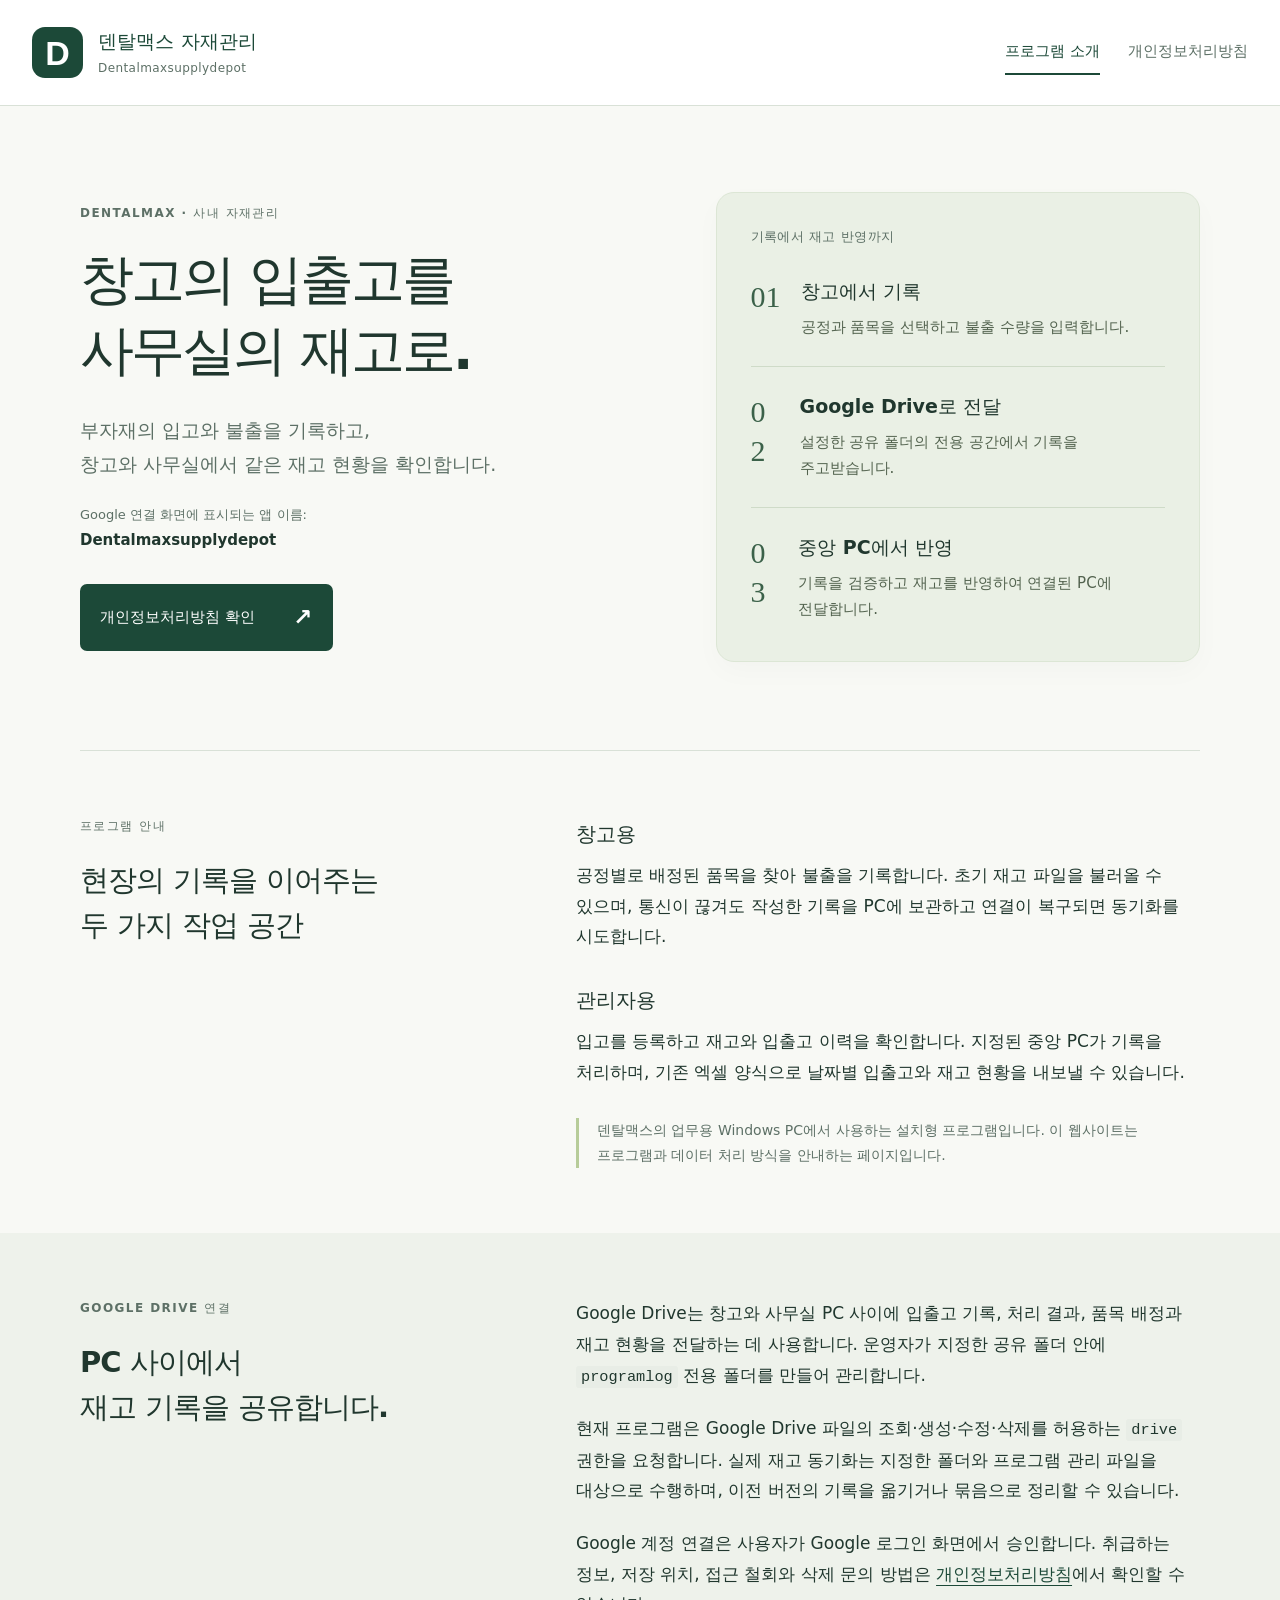
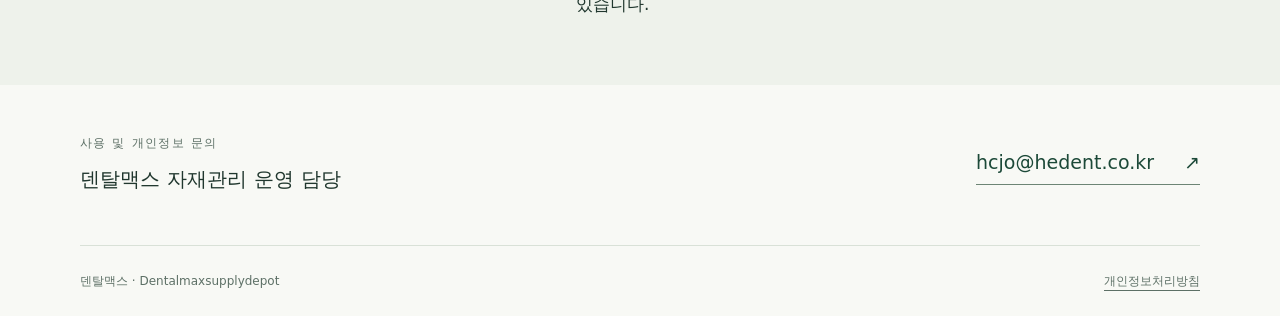
<file: index.html>
<!doctype html>
<html lang="ko">
<head>
  <meta charset="utf-8">
  <meta name="viewport" content="width=device-width, initial-scale=1">
  <meta name="description" content="Dentalmaxsupplydepot은 덴탈맥스의 부자재 입고·불출과 재고 현황을 관리하는 사내 Windows 프로그램입니다. Google Drive 연결 목적과 개인정보 처리 정보를 안내합니다.">
  <title>덴탈맥스 자재관리 · Dentalmaxsupplydepot</title>
  <link rel="icon" type="image/svg+xml" href="favicon.svg">
  <link rel="stylesheet" href="style.css">
</head>
<body>
  <a class="skip" href="#main">본문으로 이동</a>
  <header class="site-header">
    <a class="brand" href="index.html" aria-label="덴탈맥스 자재관리 홈"><span class="mark" aria-hidden="true">D</span><span>덴탈맥스 자재관리<small>Dentalmaxsupplydepot</small></span></a>
    <nav aria-label="주 메뉴"><a href="index.html" aria-current="page">프로그램 소개</a><a href="privacy.html">개인정보처리방침</a></nav>
  </header>
  <main id="main">
    <section class="intro wrap">
      <div>
        <p class="eyebrow">DENTALMAX · 사내 자재관리</p>
        <h1>창고의 입출고를<br>사무실의 재고로.</h1>
        <p class="lead">부자재의 입고와 불출을 기록하고,<br class="wide-only"> 창고와 사무실에서 같은 재고 현황을 확인합니다.</p>
        <p class="app-name">Google 연결 화면에 표시되는 앱 이름: <strong>Dentalmaxsupplydepot</strong></p>
        <a class="button" href="privacy.html">개인정보처리방침 확인 <span aria-hidden="true">↗</span></a>
      </div>
      <aside class="flow" aria-label="프로그램의 재고 처리 흐름">
        <p class="flow-caption">기록에서 재고 반영까지</p>
        <ol>
          <li><span class="step">01</span><div><h2>창고에서 기록</h2><p>공정과 품목을 선택하고 불출 수량을 입력합니다.</p></div></li>
          <li><span class="step">02</span><div><h2>Google Drive로 전달</h2><p>설정한 공유 폴더의 전용 공간에서 기록을 주고받습니다.</p></div></li>
          <li><span class="step">03</span><div><h2>중앙 PC에서 반영</h2><p>기록을 검증하고 재고를 반영하여 연결된 PC에 전달합니다.</p></div></li>
        </ol>
      </aside>
    </section>
    <section class="section wrap" aria-labelledby="purpose">
      <div class="section-title"><p class="eyebrow">프로그램 안내</p><h2 id="purpose">현장의 기록을 이어주는<br>두 가지 작업 공간</h2></div>
      <div class="details">
        <article><h3>창고용</h3><p>공정별로 배정된 품목을 찾아 불출을 기록합니다. 초기 재고 파일을 불러올 수 있으며, 통신이 끊겨도 작성한 기록을 PC에 보관하고 연결이 복구되면 동기화를 시도합니다.</p></article>
        <article><h3>관리자용</h3><p>입고를 등록하고 재고와 입출고 이력을 확인합니다. 지정된 중앙 PC가 기록을 처리하며, 기존 엑셀 양식으로 날짜별 입출고와 재고 현황을 내보낼 수 있습니다.</p></article>
        <p class="note">덴탈맥스의 업무용 Windows PC에서 사용하는 설치형 프로그램입니다. 이 웹사이트는 프로그램과 데이터 처리 방식을 안내하는 페이지입니다.</p>
      </div>
    </section>
    <section class="drive-section">
      <div class="wrap section">
        <div class="section-title"><p class="eyebrow">GOOGLE DRIVE 연결</p><h2>PC 사이에서<br>재고 기록을 공유합니다.</h2></div>
        <div class="details">
          <p>Google Drive는 창고와 사무실 PC 사이에 입출고 기록, 처리 결과, 품목 배정과 재고 현황을 전달하는 데 사용합니다. 운영자가 지정한 공유 폴더 안에 <code>programlog</code> 전용 폴더를 만들어 관리합니다.</p>
          <p>현재 프로그램은 Google Drive 파일의 조회·생성·수정·삭제를 허용하는 <code>drive</code> 권한을 요청합니다. 실제 재고 동기화는 지정한 폴더와 프로그램 관리 파일을 대상으로 수행하며, 이전 버전의 기록을 옮기거나 묶음으로 정리할 수 있습니다.</p>
          <p>Google 계정 연결은 사용자가 Google 로그인 화면에서 승인합니다. 취급하는 정보, 저장 위치, 접근 철회와 삭제 문의 방법은 <a href="privacy.html">개인정보처리방침</a>에서 확인할 수 있습니다.</p>
        </div>
      </div>
    </section>
    <section class="contact wrap"><div><p class="eyebrow">사용 및 개인정보 문의</p><h2>덴탈맥스 자재관리 운영 담당</h2></div><a href="mailto:hcjo@hedent.co.kr">hcjo@hedent.co.kr <span aria-hidden="true">↗</span></a></section>
  </main>
  <footer class="site-footer wrap"><span>덴탈맥스 · Dentalmaxsupplydepot</span><a href="privacy.html">개인정보처리방침</a></footer>
</body>
</html>
</file>
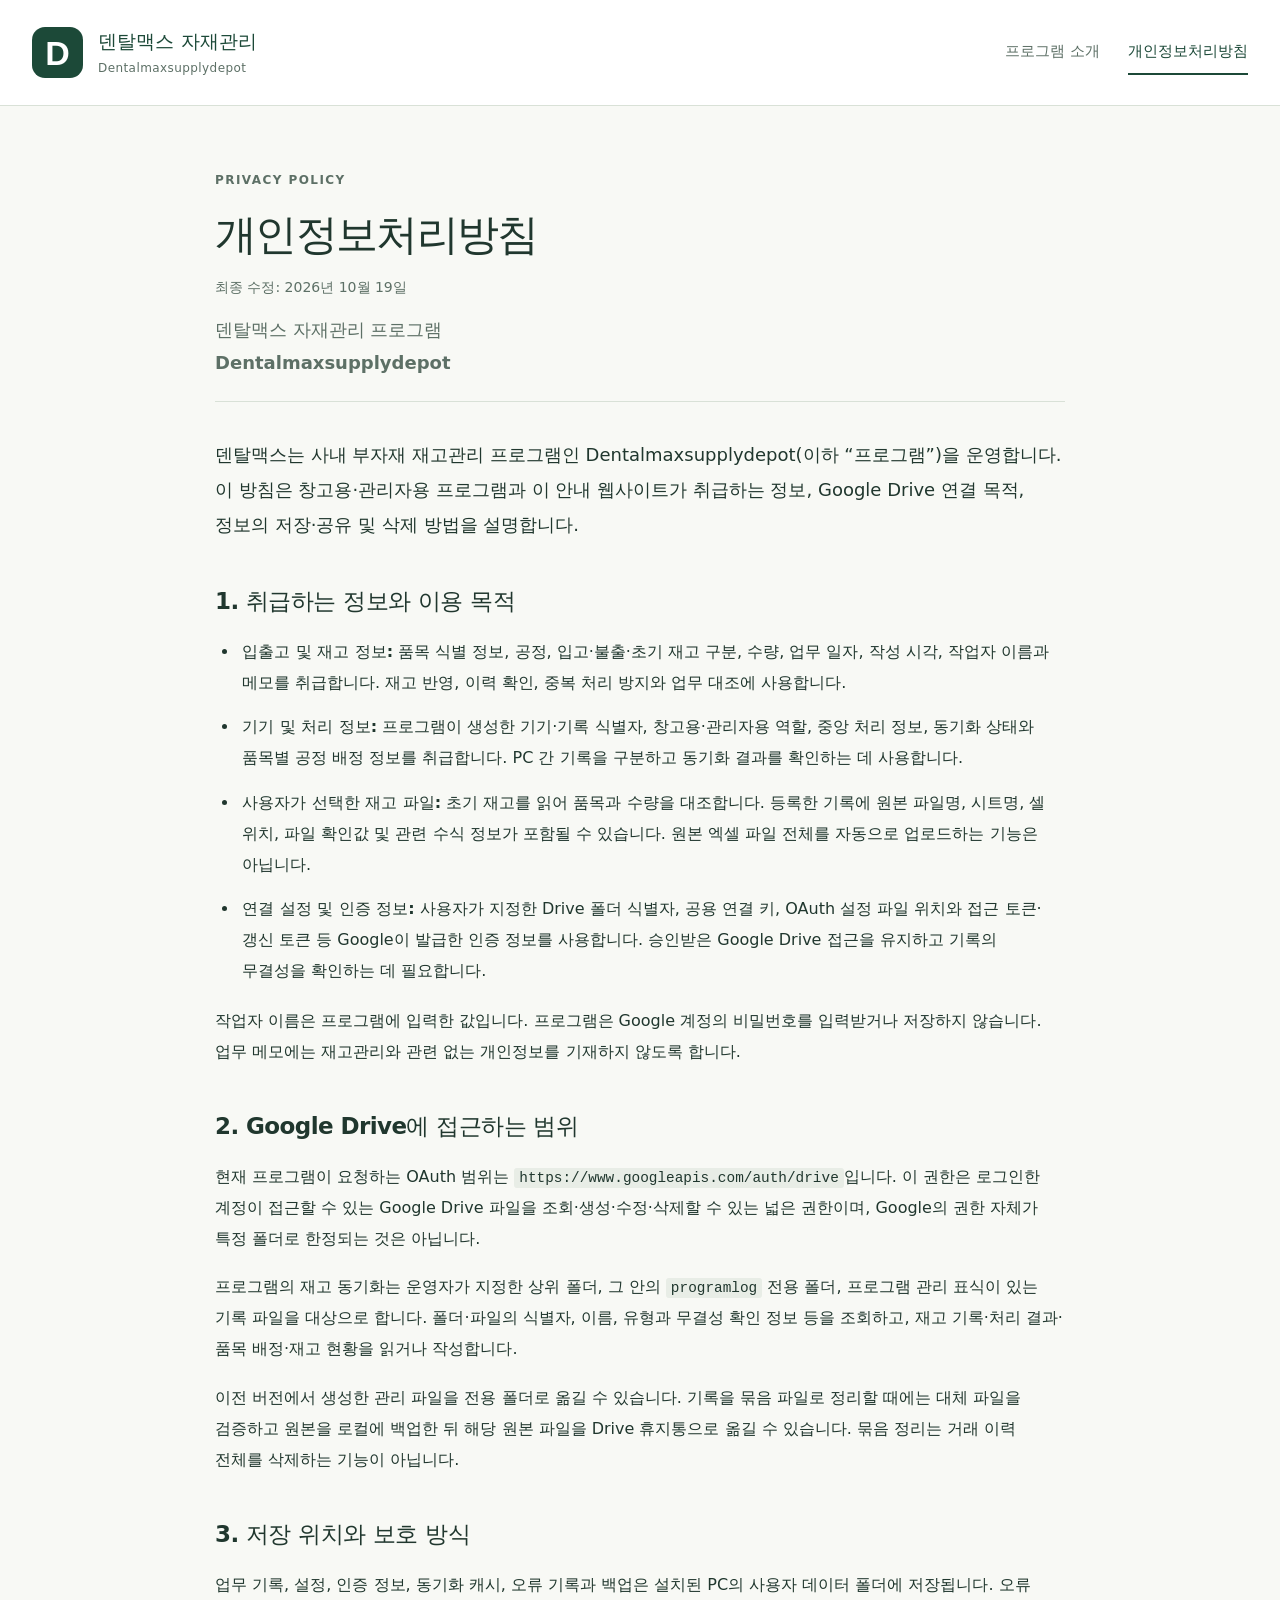
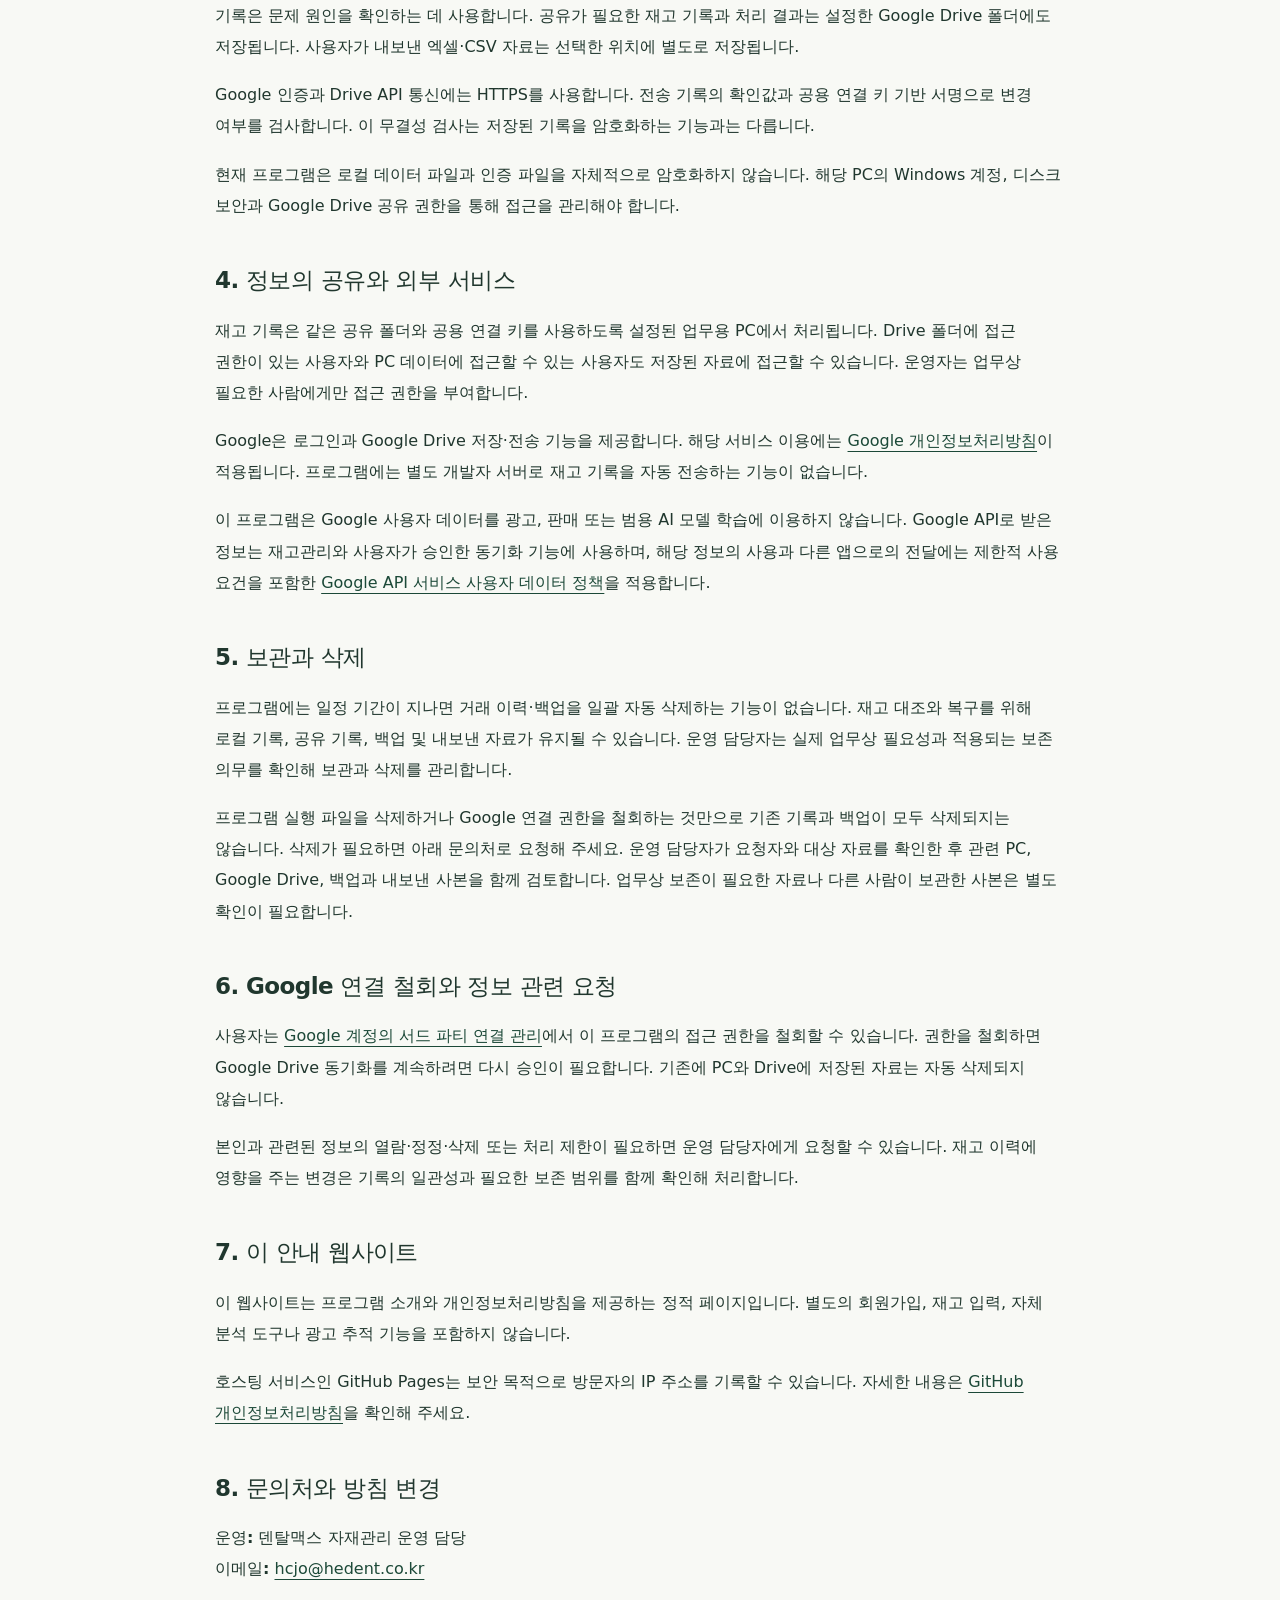
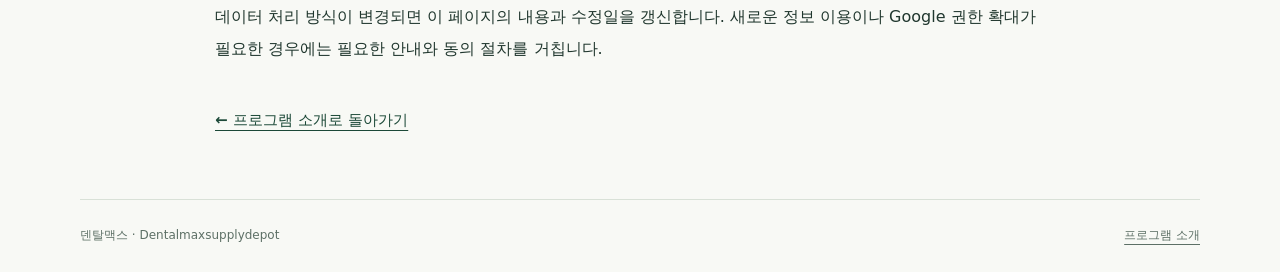
<file: privacy.html>
<!doctype html>
<html lang="ko">
<head>
  <meta charset="utf-8">
  <meta name="viewport" content="width=device-width, initial-scale=1">
  <meta name="description" content="덴탈맥스 자재관리 Dentalmaxsupplydepot의 Google Drive 데이터 접근, 사용, 저장, 공유, 보관 및 삭제에 관한 안내입니다.">
  <title>개인정보처리방침 · Dentalmaxsupplydepot</title>
  <link rel="icon" type="image/svg+xml" href="favicon.svg">
  <link rel="stylesheet" href="style.css">
</head>
<body>
  <a class="skip" href="#main">본문으로 이동</a>
  <header class="site-header">
    <a class="brand" href="index.html" aria-label="덴탈맥스 자재관리 홈"><span class="mark" aria-hidden="true">D</span><span>덴탈맥스 자재관리<small>Dentalmaxsupplydepot</small></span></a>
    <nav aria-label="주 메뉴"><a href="index.html">프로그램 소개</a><a href="privacy.html" aria-current="page">개인정보처리방침</a></nav>
  </header>
  <main id="main" class="policy wrap">
    <div class="policy-heading"><p class="eyebrow">PRIVACY POLICY</p><h1>개인정보처리방침</h1><p class="policy-date">최종 수정: 2026년 10월 19일</p><p class="lead">덴탈맥스 자재관리 프로그램<br><strong>Dentalmaxsupplydepot</strong></p></div>
    <div class="policy-body">
      <p>덴탈맥스는 사내 부자재 재고관리 프로그램인 Dentalmaxsupplydepot(이하 “프로그램”)을 운영합니다. 이 방침은 창고용·관리자용 프로그램과 이 안내 웹사이트가 취급하는 정보, Google Drive 연결 목적, 정보의 저장·공유 및 삭제 방법을 설명합니다.</p>
      <section><h2>1. 취급하는 정보와 이용 목적</h2>
        <ul>
          <li><strong>입출고 및 재고 정보:</strong> 품목 식별 정보, 공정, 입고·불출·초기 재고 구분, 수량, 업무 일자, 작성 시각, 작업자 이름과 메모를 취급합니다. 재고 반영, 이력 확인, 중복 처리 방지와 업무 대조에 사용합니다.</li>
          <li><strong>기기 및 처리 정보:</strong> 프로그램이 생성한 기기·기록 식별자, 창고용·관리자용 역할, 중앙 처리 정보, 동기화 상태와 품목별 공정 배정 정보를 취급합니다. PC 간 기록을 구분하고 동기화 결과를 확인하는 데 사용합니다.</li>
          <li><strong>사용자가 선택한 재고 파일:</strong> 초기 재고를 읽어 품목과 수량을 대조합니다. 등록한 기록에 원본 파일명, 시트명, 셀 위치, 파일 확인값 및 관련 수식 정보가 포함될 수 있습니다. 원본 엑셀 파일 전체를 자동으로 업로드하는 기능은 아닙니다.</li>
          <li><strong>연결 설정 및 인증 정보:</strong> 사용자가 지정한 Drive 폴더 식별자, 공용 연결 키, OAuth 설정 파일 위치와 접근 토큰·갱신 토큰 등 Google이 발급한 인증 정보를 사용합니다. 승인받은 Google Drive 접근을 유지하고 기록의 무결성을 확인하는 데 필요합니다.</li>
        </ul>
        <p>작업자 이름은 프로그램에 입력한 값입니다. 프로그램은 Google 계정의 비밀번호를 입력받거나 저장하지 않습니다. 업무 메모에는 재고관리와 관련 없는 개인정보를 기재하지 않도록 합니다.</p>
      </section>
      <section><h2>2. Google Drive에 접근하는 범위</h2>
        <p>현재 프로그램이 요청하는 OAuth 범위는 <code>https://www.googleapis.com/auth/drive</code>입니다. 이 권한은 로그인한 계정이 접근할 수 있는 Google Drive 파일을 조회·생성·수정·삭제할 수 있는 넓은 권한이며, Google의 권한 자체가 특정 폴더로 한정되는 것은 아닙니다.</p>
        <p>프로그램의 재고 동기화는 운영자가 지정한 상위 폴더, 그 안의 <code>programlog</code> 전용 폴더, 프로그램 관리 표식이 있는 기록 파일을 대상으로 합니다. 폴더·파일의 식별자, 이름, 유형과 무결성 확인 정보 등을 조회하고, 재고 기록·처리 결과·품목 배정·재고 현황을 읽거나 작성합니다.</p>
        <p>이전 버전에서 생성한 관리 파일을 전용 폴더로 옮길 수 있습니다. 기록을 묶음 파일로 정리할 때에는 대체 파일을 검증하고 원본을 로컬에 백업한 뒤 해당 원본 파일을 Drive 휴지통으로 옮길 수 있습니다. 묶음 정리는 거래 이력 전체를 삭제하는 기능이 아닙니다.</p>
      </section>
      <section><h2>3. 저장 위치와 보호 방식</h2>
        <p>업무 기록, 설정, 인증 정보, 동기화 캐시, 오류 기록과 백업은 설치된 PC의 사용자 데이터 폴더에 저장됩니다. 오류 기록은 문제 원인을 확인하는 데 사용합니다. 공유가 필요한 재고 기록과 처리 결과는 설정한 Google Drive 폴더에도 저장됩니다. 사용자가 내보낸 엑셀·CSV 자료는 선택한 위치에 별도로 저장됩니다.</p>
        <p>Google 인증과 Drive API 통신에는 HTTPS를 사용합니다. 전송 기록의 확인값과 공용 연결 키 기반 서명으로 변경 여부를 검사합니다. 이 무결성 검사는 저장된 기록을 암호화하는 기능과는 다릅니다.</p>
        <p>현재 프로그램은 로컬 데이터 파일과 인증 파일을 자체적으로 암호화하지 않습니다. 해당 PC의 Windows 계정, 디스크 보안과 Google Drive 공유 권한을 통해 접근을 관리해야 합니다.</p>
      </section>
      <section><h2>4. 정보의 공유와 외부 서비스</h2>
        <p>재고 기록은 같은 공유 폴더와 공용 연결 키를 사용하도록 설정된 업무용 PC에서 처리됩니다. Drive 폴더에 접근 권한이 있는 사용자와 PC 데이터에 접근할 수 있는 사용자도 저장된 자료에 접근할 수 있습니다. 운영자는 업무상 필요한 사람에게만 접근 권한을 부여합니다.</p>
        <p>Google은 로그인과 Google Drive 저장·전송 기능을 제공합니다. 해당 서비스 이용에는 <a href="https://policies.google.com/privacy">Google 개인정보처리방침</a>이 적용됩니다. 프로그램에는 별도 개발자 서버로 재고 기록을 자동 전송하는 기능이 없습니다.</p>
        <p>이 프로그램은 Google 사용자 데이터를 광고, 판매 또는 범용 AI 모델 학습에 이용하지 않습니다. Google API로 받은 정보는 재고관리와 사용자가 승인한 동기화 기능에 사용하며, 해당 정보의 사용과 다른 앱으로의 전달에는 제한적 사용 요건을 포함한 <a href="https://developers.google.com/terms/api-services-user-data-policy">Google API 서비스 사용자 데이터 정책</a>을 적용합니다.</p>
      </section>
      <section><h2>5. 보관과 삭제</h2>
        <p>프로그램에는 일정 기간이 지나면 거래 이력·백업을 일괄 자동 삭제하는 기능이 없습니다. 재고 대조와 복구를 위해 로컬 기록, 공유 기록, 백업 및 내보낸 자료가 유지될 수 있습니다. 운영 담당자는 실제 업무상 필요성과 적용되는 보존 의무를 확인해 보관과 삭제를 관리합니다.</p>
        <p>프로그램 실행 파일을 삭제하거나 Google 연결 권한을 철회하는 것만으로 기존 기록과 백업이 모두 삭제되지는 않습니다. 삭제가 필요하면 아래 문의처로 요청해 주세요. 운영 담당자가 요청자와 대상 자료를 확인한 후 관련 PC, Google Drive, 백업과 내보낸 사본을 함께 검토합니다. 업무상 보존이 필요한 자료나 다른 사람이 보관한 사본은 별도 확인이 필요합니다.</p>
      </section>
      <section><h2>6. Google 연결 철회와 정보 관련 요청</h2>
        <p>사용자는 <a href="https://myaccount.google.com/connections">Google 계정의 서드 파티 연결 관리</a>에서 이 프로그램의 접근 권한을 철회할 수 있습니다. 권한을 철회하면 Google Drive 동기화를 계속하려면 다시 승인이 필요합니다. 기존에 PC와 Drive에 저장된 자료는 자동 삭제되지 않습니다.</p>
        <p>본인과 관련된 정보의 열람·정정·삭제 또는 처리 제한이 필요하면 운영 담당자에게 요청할 수 있습니다. 재고 이력에 영향을 주는 변경은 기록의 일관성과 필요한 보존 범위를 함께 확인해 처리합니다.</p>
      </section>
      <section><h2>7. 이 안내 웹사이트</h2>
        <p>이 웹사이트는 프로그램 소개와 개인정보처리방침을 제공하는 정적 페이지입니다. 별도의 회원가입, 재고 입력, 자체 분석 도구나 광고 추적 기능을 포함하지 않습니다.</p>
        <p>호스팅 서비스인 GitHub Pages는 보안 목적으로 방문자의 IP 주소를 기록할 수 있습니다. 자세한 내용은 <a href="https://docs.github.com/en/site-policy/privacy-policies/github-general-privacy-statement">GitHub 개인정보처리방침</a>을 확인해 주세요.</p>
      </section>
      <section><h2>8. 문의처와 방침 변경</h2>
        <p><strong>운영:</strong> 덴탈맥스 자재관리 운영 담당<br><strong>이메일:</strong> <a href="mailto:hcjo@hedent.co.kr">hcjo@hedent.co.kr</a></p>
        <p>데이터 처리 방식이 변경되면 이 페이지의 내용과 수정일을 갱신합니다. 새로운 정보 이용이나 Google 권한 확대가 필요한 경우에는 필요한 안내와 동의 절차를 거칩니다.</p>
      </section>
      <a class="back-link" href="index.html">← 프로그램 소개로 돌아가기</a>
    </div>
  </main>
  <footer class="site-footer wrap"><span>덴탈맥스 · Dentalmaxsupplydepot</span><a href="index.html">프로그램 소개</a></footer>
</body>
</html>
</file>
<file: style.css>
:root{--ink:#20372e;--muted:#5d7066;--green:#1c4938;--accent:#b7cc99;--paper:#f8f9f5;--line:#d9e1d7;--white:#fff;font-family:"Malgun Gothic","Apple SD Gothic Neo",system-ui,sans-serif;color:var(--ink);background:var(--paper);font-synthesis:none}*{box-sizing:border-box}html{scroll-behavior:smooth}body{margin:0;line-height:1.8;font-size:17px;word-break:keep-all;overflow-wrap:anywhere}a{color:var(--green);text-underline-offset:5px}a:hover{text-decoration-thickness:2px}a:focus-visible{outline:3px solid #759a57;outline-offset:5px;border-radius:3px}.wrap{width:min(1120px,calc(100% - 64px));margin-inline:auto}.skip{position:absolute;left:20px;top:-80px;z-index:10;padding:10px 16px;background:var(--white)}.skip:focus{top:12px}.site-header{min-height:106px;padding:24px max(32px,calc((100vw - 1280px)/2));display:flex;align-items:center;justify-content:space-between;gap:24px;border-bottom:1px solid var(--line);background:var(--white)}.brand{display:flex;align-items:center;gap:15px;text-decoration:none;font-weight:700;font-size:19px;line-height:1.4}.brand small{display:block;font-size:12px;font-weight:400;color:var(--muted);letter-spacing:.035em;margin-top:5px}.mark{display:grid;place-items:center;background:var(--green);color:var(--white);height:51px;width:51px;border-radius:13px;font-size:34px;line-height:1;font-family:Arial,sans-serif;font-weight:700;flex-shrink:0}nav{display:flex;gap:28px;font-size:15px}nav a{text-decoration:none;color:var(--muted);padding-block:8px}nav a[aria-current=page]{color:var(--green);border-bottom:2px solid var(--green);font-weight:700}.intro{padding-block:86px 88px;display:grid;grid-template-columns:1.18fr 1fr;gap:64px;align-items:center}.eyebrow{font-size:12px;font-weight:700;letter-spacing:.12em;color:var(--muted);margin:0 0 20px}h1,h2,h3,p{margin-top:0}h1{font-size:clamp(34px,4.2vw,54px);letter-spacing:-.055em;line-height:1.32;margin-bottom:26px;font-weight:700}.lead{font-size:19px;color:var(--muted);line-height:1.8;margin-bottom:22px}.app-name{font-size:13px;color:var(--muted);margin-bottom:30px}.app-name strong{display:block;color:var(--ink);font-size:15px}.button{display:inline-flex;justify-content:space-between;align-items:center;gap:38px;padding:13px 20px;background:var(--green);color:var(--white);border-radius:7px;font-size:15px;font-weight:700;text-decoration:none;transition:background .18s ease,transform .18s ease}.button:hover{background:#30654f;transform:translateY(-2px)}.button span{font-size:23px}.flow{background:#eaf0e5;border-radius:18px;padding:32px 34px 13px;border:1px solid #dce6d5;box-shadow:0 10px 28px #20372e06}.flow-caption{font-size:13px;font-weight:700;letter-spacing:.03em;margin-bottom:29px;color:var(--muted)}.flow ol{list-style:none;padding:0;margin:0}.flow li{display:flex;gap:20px;padding:0 0 26px;margin-bottom:25px;border-bottom:1px solid #cfdbc8}.flow li:last-child{border:0;margin-bottom:0}.step{font-family:Georgia,serif;font-size:30px;color:#3b6149;line-height:1.3}.flow h2{font-size:19px;line-height:1.5;margin-bottom:8px}.flow p:not(.flow-caption){font-size:15px;line-height:1.75;margin:0;color:#53634f}.section{padding-block:65px;display:grid;grid-template-columns:1fr 1.5fr;gap:80px;border-top:1px solid var(--line)}.section-title h2{font-size:29px;line-height:1.55;letter-spacing:-.035em}.details h3{font-size:20px;margin-bottom:8px}.details p{margin-bottom:22px}.details article+article{margin-top:30px}.details>:last-child{margin-bottom:0}.details .note{font-size:14px;color:var(--muted);border-left:3px solid var(--accent);padding-left:18px;margin-top:31px}.drive-section{background:#eef2eb}.drive-section .section{border:0}.contact{padding-block:48px;display:flex;justify-content:space-between;align-items:center;gap:24px}.contact .eyebrow{margin-bottom:7px}.contact h2{font-size:20px;margin:0}.contact>a{font-size:19px;text-decoration:none;border-bottom:1px solid #6d8575;padding-bottom:4px}.contact>a span{margin-left:24px}.site-footer{border-top:1px solid var(--line);padding-block:25px;display:flex;justify-content:space-between;gap:24px;color:var(--muted);font-size:12px}.site-footer a{color:var(--muted)}code{font-family:Consolas,monospace;font-size:.9em;background:#e8ede6;border-radius:3px;padding:2px 5px;overflow-wrap:anywhere;word-break:break-word}.policy{max-width:850px;padding-block:64px}.policy-heading{border-bottom:1px solid var(--line);padding-bottom:22px;margin-bottom:35px}.policy h1{font-size:42px;letter-spacing:-.04em;margin-bottom:13px}.policy-heading .eyebrow{margin-bottom:15px}.policy-date{font-size:14px;color:var(--muted)}.policy-heading .lead{font-size:18px;margin-bottom:0}.policy-body{font-size:16px;line-height:1.95}.policy-body>p:first-child{font-size:18px}.policy-body section{margin-top:42px}.policy-body h2{font-size:23px;line-height:1.5;letter-spacing:-.025em;margin-bottom:17px}.policy-body p{margin-bottom:17px}.policy-body ul{padding-left:24px;margin:0 0 18px}.policy-body li{padding-left:3px;margin-bottom:13px}.back-link{display:inline-block;margin-top:25px;font-weight:700;font-size:15px}@media(max-width:850px){.intro{gap:32px;padding-block:60px;grid-template-columns:1fr 1fr}.flow{padding:25px 24px 8px}.section{gap:35px;grid-template-columns:1fr 1.4fr}.section-title h2{font-size:25px}.wide-only{display:none}nav{gap:18px;font-size:14px}.site-header{padding-inline:26px}.brand{font-size:17px}}@media(max-width:650px){body{font-size:16px}.wrap{width:calc(100% - 40px)}.site-header{padding:18px 20px;align-items:flex-start;flex-direction:column;gap:17px}.brand{font-size:18px}.brand small{font-size:11px}.mark{height:44px;width:44px;font-size:30px}nav{width:100%;gap:25px}.intro{grid-template-columns:1fr;gap:35px;padding-block:42px}.eyebrow{font-size:11px;margin-bottom:16px}h1{font-size:38px}.lead{font-size:18px}.flow{padding:26px 25px 7px}.flow-caption{margin-bottom:26px}.section{grid-template-columns:1fr;gap:18px;padding-block:40px}.section-title h2{font-size:25px;margin-bottom:0}.section-title br{display:none}.details .note{margin-top:22px}.contact{align-items:flex-start;flex-direction:column;padding-block:36px;gap:18px}.contact>a{font-size:18px}.contact h2{font-size:18px}.site-footer{flex-direction:column;gap:8px;padding-block:22px}.policy{padding-block:37px}.policy h1{font-size:32px}.policy-body{font-size:16px}.policy-body h2{font-size:21px}.policy-body section{margin-top:34px}.policy-body>p:first-child{font-size:17px}}@media(prefers-reduced-motion:reduce){html{scroll-behavior:auto}.button{transition:none}.button:hover{transform:none}}@media print{body{background:white;font-size:11pt}.site-header,nav,.skip,.site-footer,.back-link{display:none}.wrap{width:100%;max-width:none}.policy{padding:0}.policy h1{font-size:25pt}.policy-body{font-size:11pt}.policy-body section{break-inside:avoid}.policy a{color:inherit}.policy-heading{padding-bottom:12px}.policy-body h2{font-size:15pt}}
</file>
